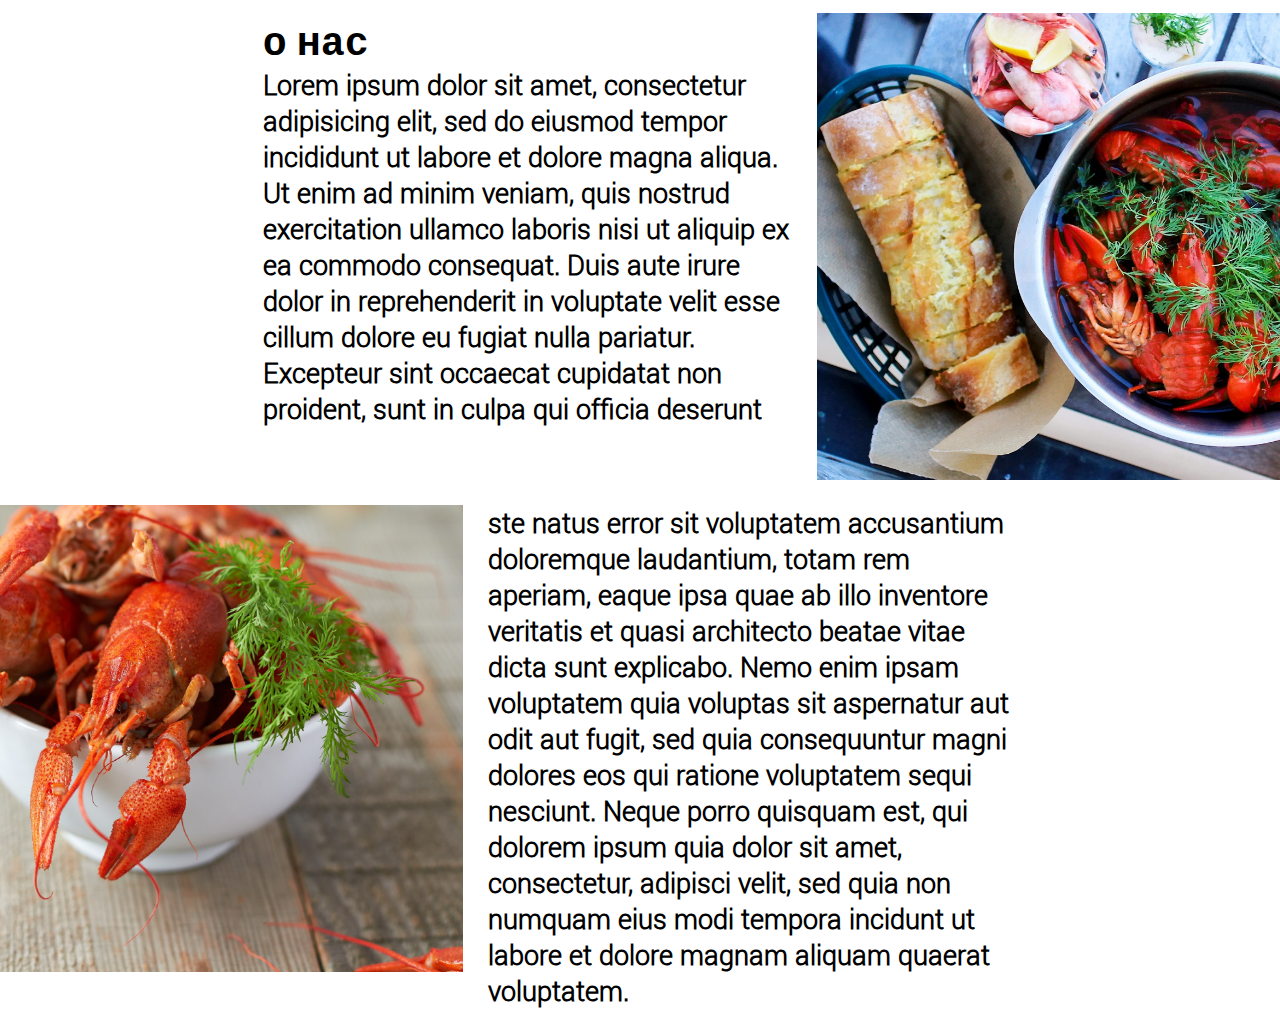
<file: index.html>
<!DOCTYPE html>
<html lang='en'>
<head>
    <meta charset='UTF-8'/>
    <title>Some Web Page</title>
    <link rel='stylesheet' href='styles.css'/>
</head>
<body>
<section class='grid-container'>
    <div id='first-row'>
        <div class='grid-item'>
            <h2>о нас</h2>
            <p>
                Lorem ipsum dolor sit amet, consectetur adipisicing elit, sed do eiusmod tempor incididunt ut labore
                et
                dolore magna aliqua. Ut enim ad minim veniam, quis nostrud exercitation ullamco laboris nisi ut
                aliquip
                ex ea commodo consequat. Duis aute irure dolor in reprehenderit in voluptate velit esse cillum
                dolore eu
                fugiat nulla pariatur. Excepteur sint occaecat cupidatat non proident, sunt in culpa qui officia
                deserunt
            </p>
        </div>
        <div class='grid-item image'>
            <img src="jpg/var_rak.jpg"/>
        </div>
    </div>
    <div id='second-row'>
        <div class='grid-item image next-image'>
            <img src="jpg/tarelka_rak.jpg">
        </div>
        <div class='grid-item next-text'>
            <p>
                ste natus error sit voluptatem accusantium doloremque laudantium, totam rem aperiam, eaque ipsa quae
                ab
                illo inventore veritatis et quasi architecto beatae vitae dicta sunt explicabo. Nemo enim ipsam
                voluptatem quia voluptas sit aspernatur aut odit aut fugit, sed quia consequuntur magni dolores eos
                qui
                ratione voluptatem sequi nesciunt. Neque porro quisquam est, qui dolorem ipsum quia dolor sit amet,
                consectetur, adipisci velit, sed quia non numquam eius modi tempora incidunt ut labore et dolore
                magnam
                aliquam quaerat voluptatem.
            </p>
        </div>
    </div>
</section>
</div>
</body>
</html>
</file>
<file: styles.css>
@font-face {
    font-family: 'Roboto';
    src: url('fonts/Roboto-Light-webfont.woff') format('woff');
}

* {
    margin: 0;
    padding: 0;
    box-sizing: border-box;
    font-family: 'Roboto', monospace;
}

body {
    /*to partly hide images*/
    overflow-x: hidden;
}

:root {
    --item-width: 700px;
    --image-width: 1000px;
    --image-offset: 250px;
}

.grid-container {
    max-width: 2000px;
    margin-left: auto;
    margin-right: auto;
}

#first-row {
    display: flex;
    justify-content: flex-end;
    width: 100%;
    /*to partly hide images*/
    position: relative;
    left: var(--image-offset);
}

#second-row {
    display: flex;
    justify-content: flex-start;
    /*to partly hide images*/
    position: relative;
    left: calc(-1 * var(--image-offset));
}

.grid-item {
    margin: 1%;
    max-width: var(--item-width);
    min-width: 40%;
    font-size: 20pt;
    font-weight: bold;
    justify-content: center;
}

img {
    max-width: var(--image-width);
    width: 100%;
}

.image {
    width: 50%;
    max-width: var(--image-width);
    min-width: 700px;
    display: flex;
    align-items: center;
}

.next-image {
    align-items: flex-start;
}

@media only screen and (max-width: 900px) {
    #first-row, #second-row {
        align-items: center;
        justify-content: center;
        flex-direction: column;
        left: 0;
        right: 0;
    }

    .grid-item {
        font-size: 4vw;
    }

    .image {
        width: 10%;
    }

    .next-image {
        order: 4;
    }

    .next-text {
        order: 3;
    }
}
</file>
